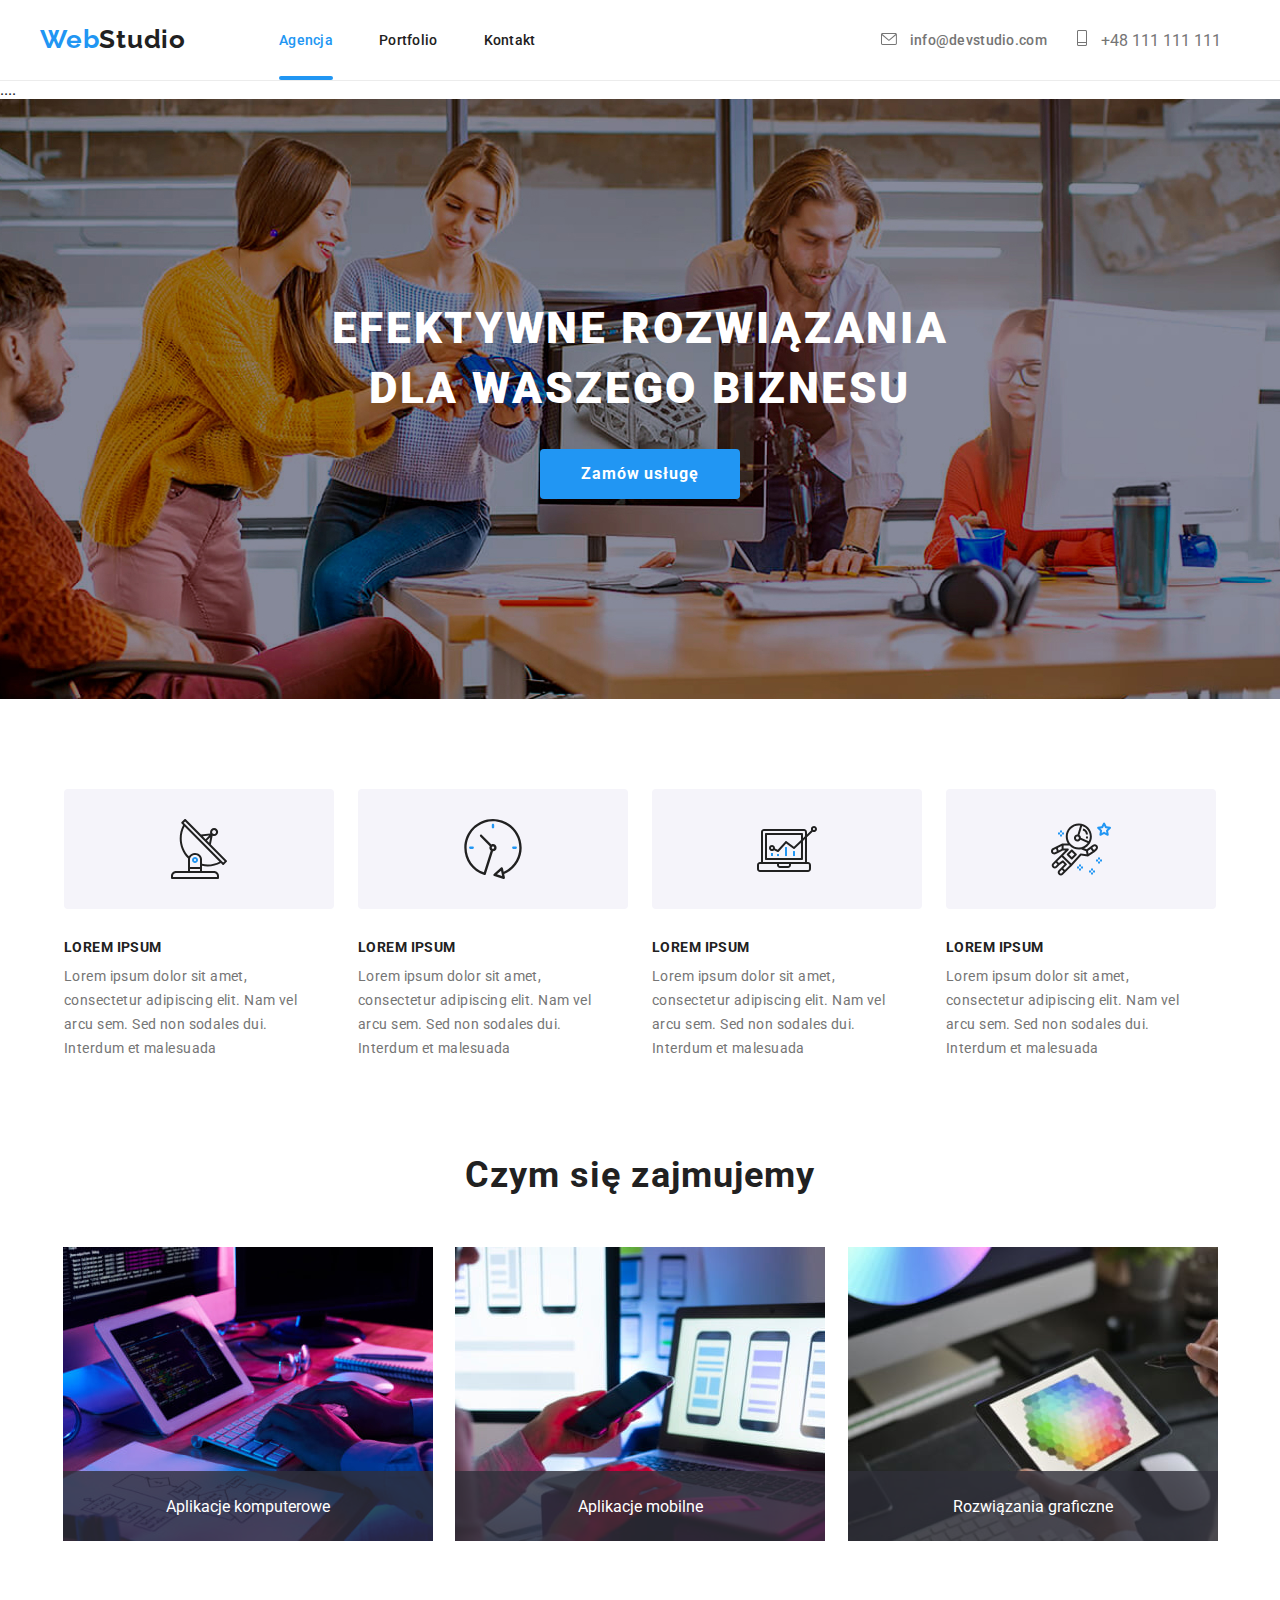
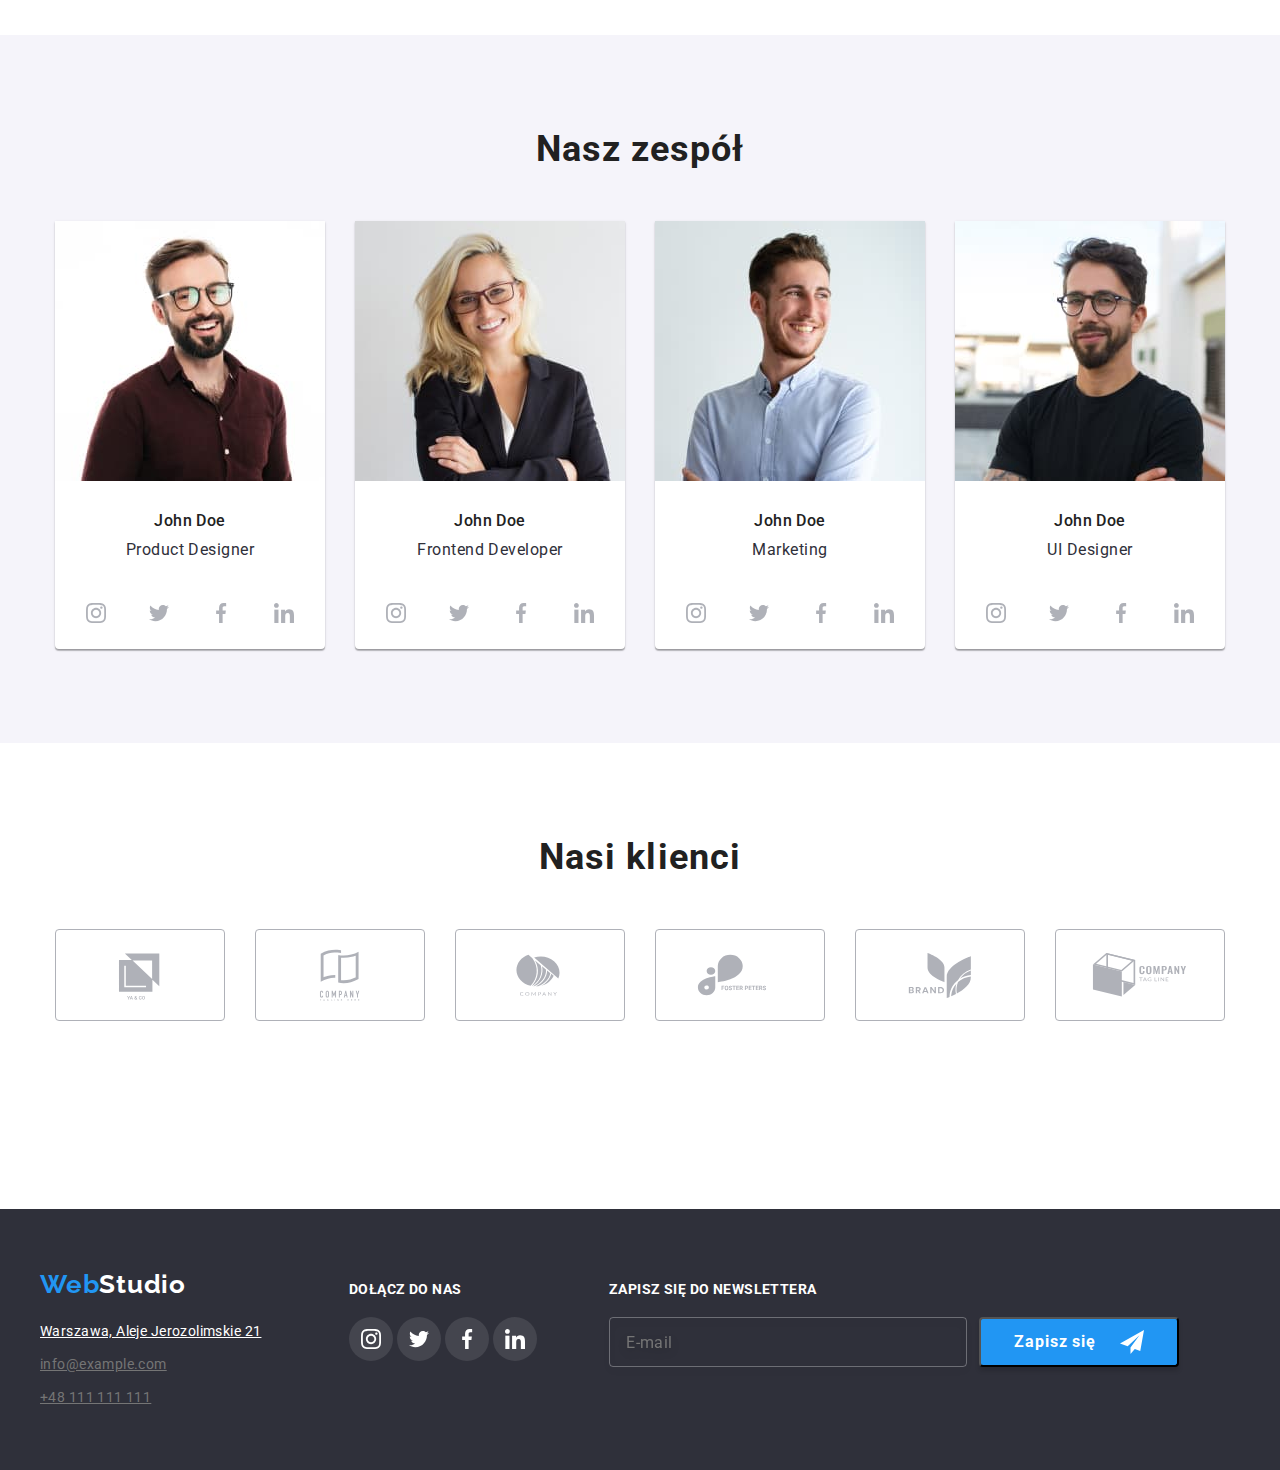
<file: index.html>
<!DOCTYPE html>
<html lang="en">
<head>
    <meta charset="UTF-8">
    <meta http-equiv="X-UA-Compatible" content="IE=edge">
    <meta name="viewport" content="width=device-width, initial-scale=1.0">
    <link rel="stylesheet" href="https://cdnjs.cloudflare.com/ajax/libs/modern-normalize/1.0.0/modern-normalize.min.css"/>
    <link rel="stylesheet" href="./css/style.css">
    <link rel="preconnect" href="https://fonts.googleapis.com">
<link rel="preconnect" href="https://fonts.gstatic.com" crossorigin>
<link href="https://fonts.googleapis.com/css2?family=Raleway:wght@700&family=Roboto:wght@400;500;700;900&display=swap" rel="stylesheet">
    <title>EFEKTYWNE ROZWIĄZANIA DLA WASZEGO BIZNESU</title>
</head>
<body>
    <header class="header">
      <div class="container">
        <a class="navigation-logo" href="./index.html">Web<span class="header-logo">Studio</span></a>
       <nav class="navigation">
           <ul class="nav-list list">
               <li class="nav-link">
                   <a class="nav-link-item-a link hover-transition" href="index.html">Agencja</a>
                </li>
               <li class="nav-link">
                   <a class="nav-link-item link hover-transition" href="portfolio.html">Portfolio</a>
                </li>
               <li class="nav-link">
                   <a class="nav-link-item link hover-transition" href="#">Kontakt</a>
                </li>
           </ul>
       </nav> 
       <p class="icon-mail">
        <a class="mail-address link hover-transition" href="info@devstudio.com">
              <svg class="icon" width="16px" height="12px">
               <use href="./Images/icon.svg#icon-envelope"></use>
           </svg>
            info@devstudio.com
        </a>
        </p>
        <p class="icon-phone">
        <a class="phone-number link hover-transition" href="tel:+48111111111">
            <svg class="icon" width="10px" height="16px">
                <use href="./Images/icon.svg#icon-Vector"></use>
            </svg>
            +48 111 111 111</a>
        </p>
      </div>
    </header>....


    <!--HERO -->


<main>
    <section>
<div class="main-section">
    <h1 class="main-text">EFEKTYWNE ROZWIĄZANIA DLA WASZEGO BIZNESU </h1>
    <button class="main-button" type="button" data-modal-open>Zamów usługę</button>
    <div class="backdrop is-hidden" data-modal>
        <div class="modal">
            <button class="close-btn" type="button" data-modal-close>
                <svg class="btn-icon" width="18px" height="18px">
                    <use href="./Images/icon.svg#icon-close-black-18dp-2-1"></use>
                </svg>
            </button>
    <form class="modal-registration">
        <h3 class="modal-title">Zostaw swoje dane w formularzu poniżej</h3>
        <label class="modal-input">
            Imię
            <span class="modal-label">    
            <input class="modal-content" type="text" name="username"/>
            <svg class="modal-icon" width="18px" height="18px">
                <use href="./Images/icon.svg#icon-person-black-18dp-1"></use>
            </svg>
            </span>
        </label>
        <label class="modal-input">
            Telefon
            <span class="modal-label">
            <input class="modal-content" type="tel" name="phone_number"/>
            <svg class="modal-icon" width="18px" height="18px">
                <use href="./Images/icon.svg#icon-phone-black-18dp-1"></use>
            </svg>
            </span>
        </label>
        <label class="modal-input">
            Email
            <span class="modal-label">
            <input class="modal-content" type="email" name="email">
            <svg class="modal-icon" width="18px" height="18px">
                <use href="./Images/icon.svg#icon-email-black-18dp-1"></use>
            </svg>
            </span>
        </label>
        <label class="modal-input">
            Komentarz
            <textarea class="modal-comment" name="feedback" rows="5" placeholder="Wprowadź tekst"></textarea>
        </label>
        <form class="modal-form" action="#">
            <input id="user-policy" class="modal-form-policy visually-hidden " type="checkbox" name="policy" value="accept-policy" >
        <label for="user-policy" class="modal-form-policy-text">
            Oświadczam iż akceptuję
             <a href="#">Regulamin</a> 
             i
             <a href="#"> Politykę Prywatności.</a>
        </label>
        </form>
        <label class="modal-submit">
            <button class="order-btn" type="submit">Wyślij</button>
        </label>
        </div>
    </div>
</div>
<div class="container">
    <ul class="description-box">
        <li class="description-list">
            <p class="icon-box">
                <svg class="icon-lorem" width="60px" height="60px">
                    <use href="./Images/icon.svg#icon-antenna-1"></use>
                </svg>
            </p>
            <p class="description-name">LOREM IPSUM</p>
            <p class="description-text">Lorem ipsum dolor sit amet, consectetur adipiscing elit. Nam vel arcu sem. Sed non sodales dui. Interdum et malesuada</p>
        </li>
        <li class="description-list">
            <p class="icon-box">
                <svg class="icon-lorem" width="60px" height="60px">
                    <use href="./Images/icon.svg#icon-clock-1"></use>
                </svg>
            </p>
            <p class="description-name">LOREM IPSUM</p>
            <p class="description-text">Lorem ipsum dolor sit amet, consectetur adipiscing elit. Nam vel arcu sem. Sed non sodales dui. Interdum et malesuada</p>
        </li>
        <li class="description-list">
            <p class="icon-box">
                <svg class="icon-lorem" width="60px" height="60px">
                    <use href="./Images/icon.svg#icon-diagram-1"></use>
                </svg>
            </p>
            <p class="description-name">LOREM IPSUM</p>
            <p class="description-text">Lorem ipsum dolor sit amet, consectetur adipiscing elit. Nam vel arcu sem. Sed non sodales dui. Interdum et malesuada</p>
        </li >
        <li class="description-list">
            <p class="icon-box">
                <svg class="icon-lorem" width="60px" height="60px">
                    <use href="./Images/icon.svg#icon-astronaut-1"></use>
                </svg>
            </p>
            <p class="description-name">LOREM IPSUM</p>
            <p class="description-text">Lorem ipsum dolor sit amet, consectetur adipiscing elit. Nam vel arcu sem. Sed non sodales dui. Interdum et malesuada</p>
        </li>
    </ul>
</div>
</section>


<!-- Czym się zajmujemy -->


<section class="section">
    <div class="what-we-do">
    <h2 class="second-heading">Czym się zajmujemy</h2>
    </div>
    <div class="container">
       <ul class="company-work">
           <li class="company-work-list">
               <img class="company-work-img" src="Images/WhatWeDo1.jpg.jpg" alt="Osoba pisze kod" width="370" height="294">
                   <p class="layer">Aplikacje komputerowe</p>
            </li>
           <li class="company-work-list">
               <img class="company-work-img" src="Images/WhatWeDo2.jpg.jpg" alt="Osoba porównuje smartwona z projektem" width="370" height="294">
                   <p class="layer">Aplikacje mobilne</p>
            </li>
           <li class="company-work-list">
               <img class="company-work-img" src="Images/WhatWeDo3.jpg.jpg" alt="Osoba wybiera kolor z palety na tablecie" width="370" height="294">
                   <p class="layer">Rozwiązania graficzne</p>
            </li>
       </ul>
    </div>
</section>


<!-- Nasz zespół -->

<section class="section-gallery">
    <div class="container">
<h2 class="second-heading">Nasz zespół</h2>
<ul class="gallery">
    <li class="gallery-list">
        <img class="gallery-photo" src="Images/img.jpg" alt="John Doe Product Designer" width="260" height="270">
        <h3 class="crew-name">John Doe</h3>
        <p class="member-stand">Product Designer</p>
        <ul class="media">
            <li class="media-list-icon">
                <a href="#" class="media-link hover-transition">
                    <svg class="media-icon" width="20px" height="20px">
                        <use href="./Images/icon.svg#icon-instagram-2"></use>
                    </svg>
                </a>
            </li>
            <li class="media-list-icon">
                <a href="#" class="media-link hover-transition">
                    <svg class="media-icon" width="20px" height="20px">
                        <use href="./Images/icon.svg#icon-twitter-1"></use>
                    </svg>
                </a>
            </li>
            <li class="media-list-icon">
                <a href="#" class="media-link hover-transition">
                    <svg class="media-icon" width="20px" height="20px">
                        <use href="./Images/icon.svg#icon-facebook-1"></use>
                    </svg>
                </a>
            </li>
            <li class="media-list-icon">
                <a href="#" class="media-link hover-transition">
                    <svg class="media-icon" width="20px" height="20px">
                        <use href="./Images/icon.svg#icon-linkedin-1"></use>
                    </svg>
                </a>
            </li>
        </ul>
    </li>
    <li class="gallery-list">
        <img class="gallery-photo" src="Images/img-1.jpg" alt="John Doe Frontend Developer" width="260" height="270">
        <h3 class="crew-name">John Doe</h3>
        <p class="member-stand">Frontend Developer</p>
        <ul class="media">
            <li class="media-list-icon">
                <a href="#" class="media-link hover-transition">
                    <svg class="media-icon" width="20px" height="20px">
                        <use href="./Images/icon.svg#icon-instagram-2"></use>
                    </svg>
                </a>
            </li>
            <li class="media-list-icon">
                <a href="#" class="media-link hover-transition">
                    <svg class="media-icon" width="20px" height="20px">
                        <use href="./Images/icon.svg#icon-twitter-1"></use>
                    </svg>
                </a>
            </li>
            <li class="media-list-icon">
                <a href="#" class="media-link hover-transition">
                    <svg class="media-icon" width="20px" height="20px">
                        <use href="./Images/icon.svg#icon-facebook-1"></use>
                    </svg>
                </a>
            </li>
            <li class="media-list-icon">
                <a href="#" class="media-link hover-transition">
                    <svg class="media-icon" width="20px" height="20px">
                        <use href="./Images/icon.svg#icon-linkedin-1"></use>
                    </svg>
                </a>
            </li>
        </ul>
    </li>
    <li class="gallery-list">
        <img class="gallery-photo" src="Images/img-2.jpg" alt="John Doe Marketing" width="260" height="270">
        <h3 class="crew-name">John Doe</h3>
        <p class="member-stand">Marketing</p>
        <ul class="media">
            <li class="media-list-icon">
                <a href="#" class="media-link hover-transition">
                    <svg class="media-icon" width="20px" height="20px">
                        <use href="./Images/icon.svg#icon-instagram-2"></use>
                    </svg>
                </a>
            </li>
            <li class="media-list-icon">
                <a href="#" class="media-link hover-transition">
                    <svg class="media-icon" width="20px" height="20px">
                        <use href="./Images/icon.svg#icon-twitter-1"></use>
                    </svg>
                </a>
            </li>
            <li class="media-list-icon">
                <a href="#" class="media-link hover-transition">
                    <svg class="media-icon" width="20px" height="20px">
                        <use href="./Images/icon.svg#icon-facebook-1"></use>
                    </svg>
                </a>
            </li>
            <li class="media-list-icon">
                <a href="#" class="media-link hover-transition">
                    <svg class="media-icon" width="20px" height="20px">
                        <use href="./Images/icon.svg#icon-linkedin-1"></use>
                    </svg>
                </a>
            </li>
        </ul>
    </li>
    <li class="gallery-list">
        <img class="gallery-photo" src="Images/img-3.jpg" alt="John Doe UI Designer" width="260" height="270">
        <h3 class="crew-name">John Doe</h3>
        <p class="member-stand">UI Designer</p>
       <ul class="media">
            <li class="media-list-icon">
                <a href="#" class="media-link hover-transition">
                    <svg class="media-icon" width="20px" height="20px">
                        <use href="./Images/icon.svg#icon-instagram-2"></use>
                    </svg>
                </a>
            </li>
            <li class="media-list-icon">
                <a href="#" class="media-link hover-transition">
                    <svg class="media-icon" width="20px" height="20px">
                        <use href="./Images/icon.svg#icon-twitter-1"></use>
                    </svg>
                </a>
            </li>
            <li class="media-list-icon">
                <a href="#" class="media-link hover-transition">
                    <svg class="media-icon" width="20px" height="20px">
                        <use href="./Images/icon.svg#icon-facebook-1"></use>
                    </svg>
                </a>
            </li>
            <li class="media-list-icon">
                <a href="#" class="media-link hover-transition">
                    <svg class="media-icon" width="20px" height="20px">
                        <use href="./Images/icon.svg#icon-linkedin-1"></use>
                    </svg>
                </a>
            </li>
        </ul>
</ul>
    </div>
</section>

<section class="clients section">
    <div class="container">
        <h2 class="second-heading">Nasi klienci</h2>
        <ul class="clients">
            <li class="client-list">
                <a class="client-link hover-transition" href="#">
                    <svg class="client-logo" width="106px" height="60px" >
                        <use href="./Images/icon.svg#icon-Logo"></use>
                    </svg>
                </a>
            </li>
            <li class="client-list">
                <a class="client-link hover-transition" href="#">
                    <svg class="client-logo" width="106px" height="60px" >
                        <use href="./Images/icon.svg#icon-Logo-1"></use>
                    </svg>
                </a>
            </li>
            <li class="client-list">
                <a class="client-link hover-transition" href="#">
                    <svg class="client-logo" width="106px" height="60px" >
                        <use href="./Images/icon.svg#icon-Logo-2"></use>
                    </svg>
                </a>
            </li>
            <li class="client-list">
                <a class="client-link hover-transition" href="#">
                    <svg class="client-logo" width="106px" height="60px" >
                        <use href="./Images/icon.svg#icon-Logo-3"></use>
                    </svg>
                </a>
            </li>
            <li class="client-list">
                <a class="client-link hover-transition" href="#">
                    <svg class="client-logo" width="106px" height="60px" >
                        <use href="./Images/icon.svg#icon-Logo-4"></use>
                    </svg>
                </a>
            </li>
            <li class="client-list">
                <a class="client-link hover-transition" href="#">
                    <svg class="client-logo" width="106px" height="60px" >
                        <use href="./Images/icon.svg#icon-Logo-5"></use>
                    </svg>
                </a>
            </li>
        </ul>
    </div>
</section>
</main>
<footer class="contact-box">
    <div class="container">
        <div class="display-box">
    <section class="section-footer">
    <h3 class="footer-heading">
        <a class="navigation-logo" href="./index.html">Web<span class="footer-logo">Studio</span></a>
    </h3>
    <address>
        <ul class="contact-list">
            <li class="contact-list-item">
                <a class="map-link hover-transition" href="https://goo.gl/maps/KTg1pb1Rxh6M7XKi7" target="blank"> Warszawa, Aleje Jerozolimskie 21</a></li>
            <li class="contact-list-item">
                <a class="contact-link hover-transition" href="mailto:info@example.com">info@example.com</a></li>
            <li class="contact-list-item">
                <a class="contact-link hover-transition" href="tel:+48111111111">+48 111 111 111</a></li>
        </ul>
    </address>
    </section>
    <div class="media-footer">
    <h3 class="header-footer">Dołącz do nas</h3>
    <ul>
        <li class="list-footer">
            <a href="" class="link-footer_icon hover-transition">
                <svg class="icon-footer" width="20px" height="20px">
                    <use href="./Images/icon.svg#icon-instagram-2"></use>
                </svg>
            </a>
        </li>
        <li class="list-footer">
            <a href="" class="link-footer_icon hover-transition">
                <svg class="icon-footer" width="20px" height="20px">
                    <use href="./Images/icon.svg#icon-twitter-1"></use>
                </svg>
            </a>
        </li>
        <li class="list-footer">
            <a href="" class="link-footer_icon hover-transition">
                <svg class="icon-footer" width="20px" height="20px">
                    <use href="./Images/icon.svg#icon-facebook-1"></use>
                </svg>
            </a>
        </li>
        <li class="list-footer">
            <a href="" class="link-footer_icon hover-transition">
                <svg class="icon-footer" width="20px" height="20px">
                    <use href="./Images/icon.svg#icon-linkedin-1"></use>
                </svg>
            </a>
        </li>
    </ul>
    </div>
    <form class="newsletter">
    <label class="title-newsletter">
    Zapisz się do newslettera
        <input class="email-newsletter" type="email" name="email" placeholder="E-mail" />
    </label>
        <button class="btn-newsletter" type="button">
            Zapisz się
            <svg class="icon-send" width="24px" height="24px">
                    <use href="./Images/icon.svg#icon-icon-send"></use>
                </svg>
        </button>
    </form>
    </div>
    </div>
</footer>
<script src="./js/modal.js"></script>
</body>
</html>
</file>
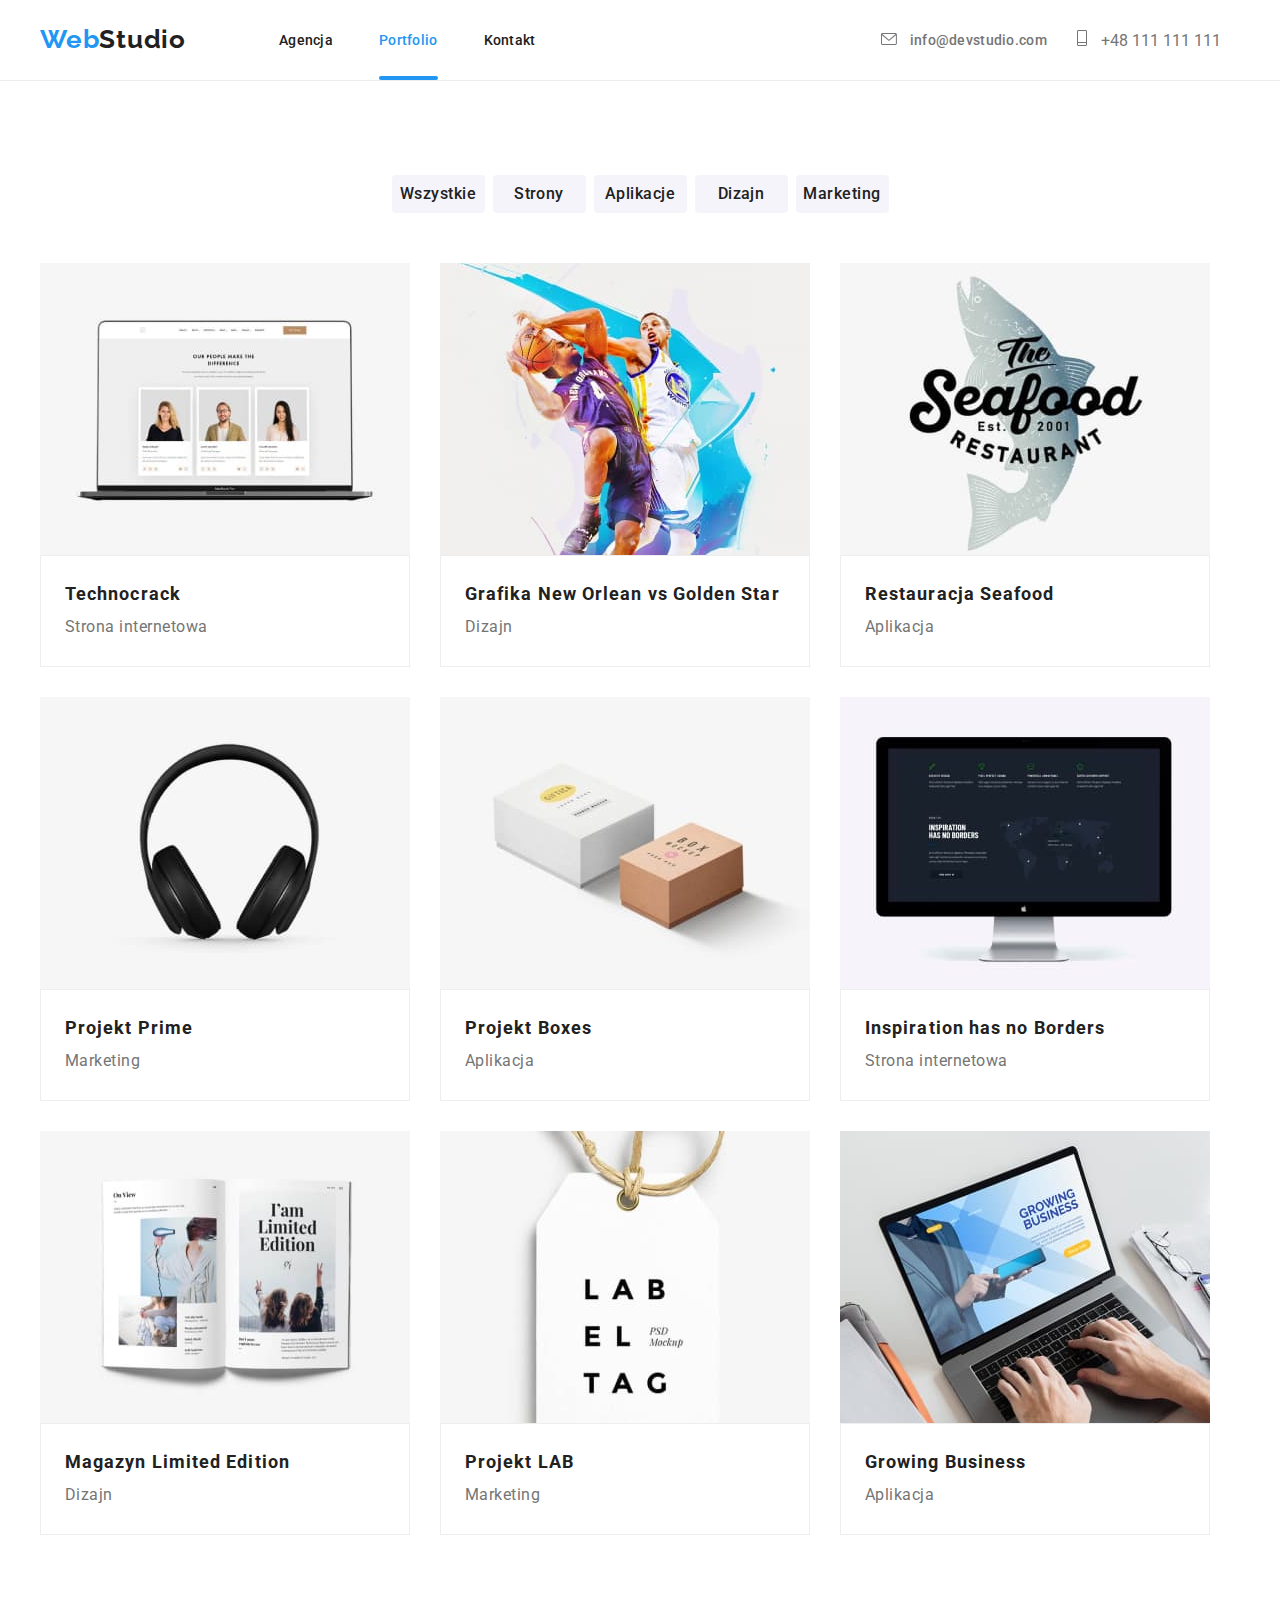
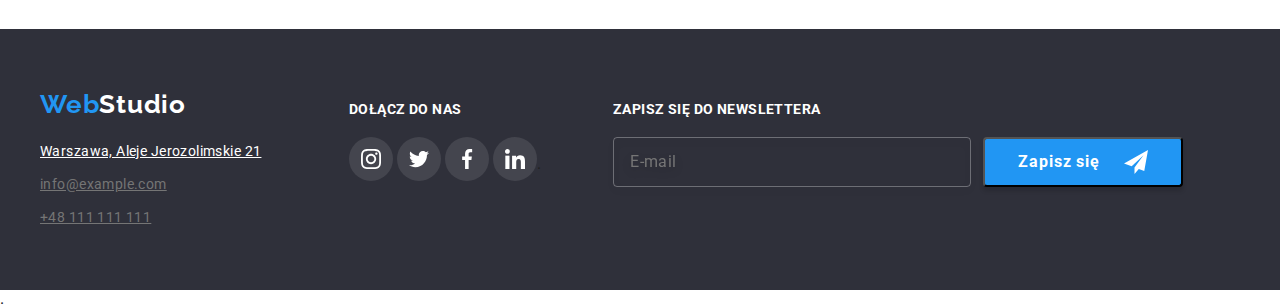
<file: portfolio.html>
<!DOCTYPE html>
<html lang="en">
<head>
    <meta charset="UTF-8">
    <meta http-equiv="X-UA-Compatible" content="IE=edge">
    <meta name="viewport" content="width=device-width, initial-scale=1.0">
    <link rel="stylesheet" href="https://cdnjs.cloudflare.com/ajax/libs/modern-normalize/1.0.0/modern-normalize.min.css"/>
    <link rel="stylesheet" href="./css/style.css">
    <link rel="preconnect" href="https://fonts.googleapis.com">
<link rel="preconnect" href="https://fonts.gstatic.com" crossorigin>
<link href="https://fonts.googleapis.com/css2?family=Raleway:wght@700&family=Roboto:wght@400;500;700;900&display=swap" rel="stylesheet">
    <title>Portfolio</title>
</head>
<body>
     <header class="header">
      <div class="container">
        <a class="navigation-logo" href="./index.html">Web<span class="header-logo">Studio</span></a>
       <nav class="navigation">
           <ul class="nav-list list">
               <li class="nav-link">
                   <a class="nav-link-item link hover-transition hover-transition" href="index.html">Agencja</a>
                </li>
               <li class="nav-link">
                   <a class="nav-link-item-p link hover-transition hover-transition" href="portfolio.html">Portfolio</a>
                </li>
               <li class="nav-link">
                   <a class="nav-link-item link hover-transition hover-transition" href="#">Kontakt</a>
                </li>
           </ul>
       </nav> 
       <p class="icon-mail">
        <a class="mail-address link hover-transition" href="info@devstudio.com">
              <svg class="icon" width="16px" height="12px">
               <use href="./Images/icon.svg#icon-envelope"></use>
           </svg>
            info@devstudio.com
        </a>
        </p>
        <p class="icon-phone">
        <a class="phone-number link hover-transition" href="tel:+48111111111">
            <svg class="icon" width="10px" height="16px">
                <use href="./Images/icon.svg#icon-Vector"></use>
            </svg>
            +48 111 111 111</a>
        </p>
      </div>
    </header>
    <main>
        <div class="container">
        <section class="portfolio-buttons">
             <h4 hidden class="box">Ten element ma być niewidoczny</h4>
        <ul class="btn-box">
            <li class="button-list">
                <button class="btn-item hover-transition" type="button">Wszystkie</button>
            <li class="button-list">
                <button class="btn-item hover-transition" type="button">Strony</button>
            <li class="button-list">
                <button class="btn-item hover-transition" type="button">Aplikacje</button>
            <li class="button-list">
                <button class="btn-item hover-transition" type="button">Dizajn</button>
            <li class="button-list">
                <button class="btn-item hover-transition" type="button">Marketing</button>
        </ul>
        </section>
        </div>
        <div class="container">
        <section class="section-img">
          <h4 hidden class="box">Ten element ma być niewidoczny</h4>
            <ul class="img-box">
                <li class="img-list">
                    <img class="photo-item" src="Images/img-9.jpg" alt="Strona na komputerze" width="370" height="294">
                    <div class="overlay">
                    <p class="text-photo">Technocrack jest popularną platformą wykorzystywaną do rozpowszechniania koronawirusa. Firmy wykorzystują tę platformę do celów szpiegowskich i ataków na niezabezpieczone serwery konkurencji</p>
                    </div>
                    <div class="text-border">
                    <p class="img-name">Technocrack</p>
                    <p class="function">Strona internetowa</p>
                    </div>
                </li>
                <li class="img-list">
                    <img class="photo-item" src="Images/img-10.jpg" alt="Grafika przedstawiająca koszykarzy" width="370" height="294">
                <div class="overlay">    
                    <p class="text-photo">Technocrack jest popularną platformą wykorzystywaną do rozpowszechniania koronawirusa. Firmy wykorzystują tę platformę do celów szpiegowskich i ataków na niezabezpieczone serwery konkurencji</p>
                    </div>
                    <div class="text-border">
                    <p class="img-name">Grafika New Orlean vs Golden Star</p>
                    <p class="function">Dizajn</p>
                    </div>
                </li>
                <li class="img-list">
                    <img class="photo-item" src="Images/img-11.jpg" alt="Logo restauracji" width="370" height="294">
                    <div class="overlay">
                    <p class="text-photo">Technocrack jest popularną platformą wykorzystywaną do rozpowszechniania koronawirusa. Firmy wykorzystują tę platformę do celów szpiegowskich i ataków na niezabezpieczone serwery konkurencji</p>
                    </div>
                    <div class="text-border">
                    <p class="img-name">Restauracja Seafood</p>
                    <p class="function">Aplikacja</p>
                    </div>
                </li>
                <li class="img-list">
                    <img class="photo-item" src="Images/img-12.jpg" alt="Zdjęcie słuchawek" width="370" height="294">
                    <div class="overlay">
                    <p class="text-photo">Technocrack jest popularną platformą wykorzystywaną do rozpowszechniania koronawirusa. Firmy wykorzystują tę platformę do celów szpiegowskich i ataków na niezabezpieczone serwery konkurencji</p>
                     </div>
                    <div class="text-border">
                    <p class="img-name">Projekt Prime</p>
                    <p class="function">Marketing</p>
                    </div>
                </li>
                <li class="img-list">
                    <img class="photo-item" src="Images/img-4.jpg" alt="Dwa pudełka na zdjęciu" width="370" height="294">
                    <div class="overlay">
                    <p class="text-photo">Technocrack jest popularną platformą wykorzystywaną do rozpowszechniania koronawirusa. Firmy wykorzystują tę platformę do celów szpiegowskich i ataków na niezabezpieczone serwery konkurencji</p>
                     </div>
                    <div class="text-border">
                    <p class="img-name">Projekt Boxes</p>
                    <p class="function">Aplikacja</p>
                    </div>
                </li>
                <li class="img-list">
                    <img class="photo-item" src="Images/img-5.jpg" alt="Grafika przedstawiająca monitor" width="370" height="294">
                    <div class="overlay">
                    <p class="text-photo">Technocrack jest popularną platformą wykorzystywaną do rozpowszechniania koronawirusa. Firmy wykorzystują tę platformę do celów szpiegowskich i ataków na niezabezpieczone serwery konkurencji</p>
                     </div>
                    <div class="text-border">
                    <p class="img-name">Inspiration has no Borders</p>
                    <p class="function">Strona internetowa</p>
                    </div>
                </li>
                <li class="img-list">
                    <img class="photo-item" src="Images/img-6.jpg" alt="Zdjęcie czasopisma" width="370" height="294">
                    <div class="overlay">
                    <p class="text-photo">Technocrack jest popularną platformą wykorzystywaną do rozpowszechniania koronawirusa. Firmy wykorzystują tę platformę do celów szpiegowskich i ataków na niezabezpieczone serwery konkurencji</p>
                     </div>
                    <div class="text-border">
                    <p class="img-name">Magazyn Limited Edition</p>
                    <p class="function">Dizajn</p>
                    </div>
                </li>
                <li class="img-list">
                    <img class="photo-item" src="Images/img-7.jpg" alt="Zdjęcie metki" width="370" height="294">
                    <div class="overlay">
                    <p class="text-photo">Technocrack jest popularną platformą wykorzystywaną do rozpowszechniania koronawirusa. Firmy wykorzystują tę platformę do celów szpiegowskich i ataków na niezabezpieczone serwery konkurencji</p>
                     </div>
                    <div class="text-border">
                    <p class="img-name">Projekt LAB</p>
                    <p class="function">Marketing</p>
                    </div>
                </li>
                <li class="img-list">
                    <img class="photo-item" src="Images/img-8.jpg" alt="Osoba przeglada strone" width="370" height="294">
                    <div class="overlay">
                    <p class="text-photo">Technocrack jest popularną platformą wykorzystywaną do rozpowszechniania koronawirusa. Firmy wykorzystują tę platformę do celów szpiegowskich i ataków na niezabezpieczone serwery konkurencji</p>
                     </div>
                    <div class="text-border">
                    <p class="img-name">Growing Business</p>
                    <p class="function">Aplikacja</p>
                    </div>
                </li>
            </ul>
        </section>
        </div>
    </main>
    <footer class="contact-box">
    <div class="container">
        <div class="display-box">
    <section class="section-footer">
    <h3 class="footer-heading">
        <a class="navigation-logo" href="./index.html">Web<span class="footer-logo">Studio</span></a>
    </h3>
    <address>
        <ul class="contact-list">
            <li class="contact-list-item">
                <a class="map-link hover-transition" href="https://goo.gl/maps/KTg1pb1Rxh6M7XKi7" target="blank"> Warszawa, Aleje Jerozolimskie 21</a></li>
            <li class="contact-list-item">
                <a class="contact-link hover-transition" href="mailto:info@example.com">info@example.com</a></li>
            <li class="contact-list-item">
                <a class="contact-link hover-transition" href="tel:+48111111111">+48 111 111 111</a></li>
        </ul>
    </address>
    </section>
    <ul class="media-footer">
        <h3 class="header-footer">Dołącz do nas</h3>
        <li class="list-footer">
            <a href="" class="link-footer_icon hover-transition">
                <svg class="icon-footer" width="20px" height="20px">
                    <use href="./Images/icon.svg#icon-instagram-2"></use>
                </svg>
            </a>
        </li>
        <li class="list-footer">
            <a href="" class="link-footer_icon hover-transition">
                <svg class="icon-footer" width="20px" height="20px">
                    <use href="./Images/icon.svg#icon-twitter-1"></use>
                </svg>
            </a>
        </li>
        <li class="list-footer">
            <a href="" class="link-footer_icon hover-transition">
                <svg class="icon-footer" width="20px" height="20px">
                    <use href="./Images/icon.svg#icon-facebook-1"></use>
                </svg>
            </a>
        </li>
        <li class="list-footer">
            <a href="" class="link-footer_icon hover-transition">
                <svg class="icon-footer" width="20px" height="20px">
                    <use href="./Images/icon.svg#icon-linkedin-1"></use>
                </svg>
            </a>
        </li>.
    </ul>
    <form class="newsletter">
    <label class="title-newsletter">
    Zapisz się do newslettera
        <input class="email-newsletter" type="email" name="email" placeholder="E-mail" />
    </label>
        <button class="btn-newsletter" type="button">
            Zapisz się
            <svg class="icon-send" width="24px" height="24px">
                    <use href="./Images/icon.svg#icon-icon-send"></use>
                </svg>
        </button>
    </form>
    </div>
    </div>
</footer>
</body>
</html>.
</file>
<file: css/style.css>
:root {
    --main-font: 'Roboto', sans-serif;
    --secondary-font: font-family: 'Raleway', sans-serif;
   --main-color: #2196F3;
   --black-color:#212121;
   --white-color:#FFFFFF;
   --address-color:#757575;
   --description-color:#2F303A;
   --crew-background: #F5F4FA;
   --icon-color:#AFB1B8;
   --border-clients:#AFB1B8;
   --media-bgr-footer:rgba(255, 255, 255, 0.1);
   --hover-portfolio: rgba(33, 150, 243, 0.9);
}
 
body {
font-family: var(--main-font);
color:var(--black-color);
}

h1,
h2,
h3,
h4,
h5,
h6,
ul,
p {
    margin: 0;
    padding: 0;
}



/* ============ COMPONENTS =========== */
.header-logo {
    color: var(--black-color);
}
.footer-logo {
    color: var(--white-color);
}

/* ============ END COMPONENTS =========== */

/* ============ HEADER =========== */

.container {
    width: 1200px;
    margin: 0 auto;
}

.header {
    border-bottom: 1px solid #ECECEC;
}

.main-text {
display: block;
text-align: center;
width: 696px;
height: 120px;


}

img {
    display: block;
}

.list {
    list-style: none;
}
.link {
    text-decoration: none;
}

.header .container {
    display: flex;
    align-items: center;
}


.navigation {
    display: flex;
}

.nav-link:not(:last-child) {
    display: block;
    margin-right: 46px;
}

.nav-list {
    display:flex;
    align-items: center;
}



.main-section {
    padding: 200px 0 200px 0;
    flex-direction:column;
    display: flex;
    align-items: center;
    height: 600px;
    background-image:url(../Images/Img-background.jpg);
    background-repeat: no-repeat;
    background-size: 1600px;
    background-position: center;
}

.main-text {
    margin-bottom: 30px;
    font-size: 44px;
    display: block;
    align-items: center;
}

.main-button  {
    display: block;
    width: 200px;
    height: 50px;
    margin: 0 auto;
    align-items: center;
    text-align: center;
    border-style: none;
    border-radius: 4px;
}

.description {
    display: block;

}

.company-work{
    display: flex;
    justify-content: space-evenly;
}

.company-work-list {
    position: relative;
    overflow: hidden;
    list-style-type: none;
    
}

.company-work-img {
    width: 370px;
    height: 294px;
    
}

.layer {
    position: absolute;
    width: 370px;
    height: 70px;
    text-align: center;
    color: var(--white-color);
    background: rgba(47, 48, 58, 0.8);
    bottom: 0;
    padding: 27px;
}

.section {
    padding: 94px 0px;
   
}

.second-heading {
    margin-bottom: 50px;
}

.what-we-do{
     text-align: center;
}

.section-gallery {
     padding: 94px 0px;
    background-color:var(--crew-background);
    display:block
}


.gallery {
    display: flex;
    justify-content: center;
}

.gallery-list {
    display: block;
    background-color: var(--white-color);
    list-style-type:none;
    box-shadow: 0px 1px 3px rgba(0, 0, 0, 0.12),
 0px 1px 1px rgba(0, 0, 0, 0.14),
  0px 2px 1px rgba(0, 0, 0, 0.2);
border-radius: 0px 0px 4px 4px;
    width: 270px;
    height: 428px
}

.gallery-list:not(:last-child) {
    margin-right:30px
}

.gallery-photo {
width: 270px;
height: 260px;
}

.section-footer {
    padding: 60px 0 60px;
}

.contact-list {
    list-style-type:none;
}

.contact-list-item:not(:last-child) {
    margin-bottom: 9px;
}

.footer-heading {
    margin-bottom: 20px;
}

.btn-box {
    display: flex;

}

.button-list {
    list-style-type: none;

}

.btn-box {
    justify-content: center;
    padding: 94px 0 50px;
}


.btn-item {
    width: 93px;
    height: 38px;
    border-radius: 4px;
    border: none;
}

.button-list:not(:last-child) {
    margin-right: 8px;
}

.section-img {
    display: flex;
}


.img-list:nth-child(n + 7) {
    margin: 0;
}


.img-list:hover,
.img-list:focus {
    box-shadow: 0px 1px 1px rgba(0, 0, 0, 0.12), 
    0px 4px 4px rgba(0, 0, 0, 0.06), 
    1px 4px 6px rgba(0, 0, 0, 0.16);
}

.img-list {
    position: relative;
    overflow: hidden;
    width: 370px;
    height: 404px;
    display: block;
    list-style-type: none;
    margin-bottom: 30px;
}

.img-list:hover .overlay {
  transform: translateY(0);
}

.overlay {
  position: absolute;
  display: flex;
  overflow: hidden;
  width: 370px;
height: 294px;
    background: var(--blue);
    transform: translateY(100%);
    transition: transform 250ms cubic-bezier(0.4, 0, 0.2, 1);
}


.text-photo {
    position: absolute;
    padding:49px 29px;
    letter-spacing: 0.03em;
    font-size:18px;
    line-height: 28px;
    background-color: var(--hover-portfolio);
    color: var(--white-color);
}

.photo-item {
    position: absolute;
    display: block;
    width: 370px;
    height: 294px;
}

.img-box {
    display: flex;
    flex-wrap: wrap;
}

.img-list:not(:last-child) {
    margin-right: 30px;
}

.text-border {
    position: absolute;
    bottom: 0;
    left: 0;
    background: #FFFFFF;
    width: 370px;
    padding: 20px 24px 24px;
    border: 1px solid #EEEEEE;
}


.img-name {
    width: 322px;
    height: 36px;
    padding-bottom: 4px;
}

.function {
    width: 322px;
    height: 30px;
}


.navigation-logo{
font-family: 'Raleway';
font-weight: 700;
font-size: 26px;
line-height: 1.192;
letter-spacing: 0.03em;
text-decoration: none;
color: var(--main-color);
margin-right: 93px;
padding: 24px 0px 25px;

}
.nav-link-item,
.mail-address {
    font-weight: 500;
    font-size: 14px;
    line-height: 1.142;
    letter-spacing: 0.02em;
    color: var(--black-color);
    
    
}

.phone-number,
.mail-address {
    color:var(--address-color);
    display: inline;
    align-items: center;
    
}

.nav-link-item:hover,
.nav-link-item:focus,
.nav-link-item-a:hover,
.nav-link-item-a:focus,
.mail-address:hover,
.mail-address:focus,
.phone-number:hover,
.phone-number:focus {
    color: var(--main-color);
}

.icon {
    margin-right: 10px;
}

.icon-mail,
.icon-phone {
    display: inline-flex;
    align-items: center;
    justify-content: center;
    fill:var(--address-color);
}

.icon-mail:hover,
.icon-mail:focus,
.icon-phone:hover,
.icon-phone:focus,
.icon:hover,
.icon:focus {
    fill: var(--main-color);
}

.icon-mail {
    margin-left: 345px;
}

.icon-phone {
    margin-left: 30px;
}


.nav-link-item-a,
.nav-link-item-p {
    display: block;
    font-weight: 500;
    font-size: 14px;
    line-height: 1.142;
    letter-spacing: 0.02em;
    color: var(--main-color);
    margin-top: 32px;
}

.nav-link-item-a::after,
.nav-link-item-p::after {
    display: block;
    content: "";
    width: 100%;
    height: 4px;
    background: #2196F3;
    border-radius: 2px;
    margin-top: 28px;
}

/* ============ END HEADER =========== */

/* ============ WHAT WE DO =========== */

.contact-box {
    margin-top: 94px;
    background-color:var(--description-color);
}

.display-box {
display: flex;

}
.main-text {
font-weight: 900;
font-size: 44px;
line-height: 1.363;
text-align: center;
letter-spacing: 0.06em;
text-transform: uppercase;
color: var(--white-color);
}

.main-button {
display: block;
font-weight: 700;
font-size: 16px;
line-height: 1.875;
letter-spacing: 0.06em;
background: var(--main-color);
color: var(--white-color);
cursor: pointer;
} 

.hover-transition {
    transition-duration: 250ms;
    transition-timing-function: cubic-bezier(0.4, 0, 0.2, 1);
}



.backdrop {
    position: fixed;
    width: 100%;
    height: 100%;
    left: 0;
    top: 0;
    background: rgba(0, 0, 0, 0.2);
    transition-duration: 250ms;
    transition-timing-function: cubic-bezier(0.4, 0, 0.2, 1);
    
}

.is-hidden {
    visibility: hidden;
    opacity: 0;
    pointer-events: none;
}

.modal {
    position: relative;
    width: 528px;
    min-height: 581px;
    left: 50%;
    top:50%;
    transform: translate(-50%,-50%);
    background: #FFFFFF;
    box-shadow: 0px 1px 3px rgba(0, 0, 0, 0.12), 0px 1px 1px rgba(0, 0, 0, 0.14), 0px 2px 1px rgba(0, 0, 0, 0.2);
    border-radius: 4px;
}


.close-btn {
    position: absolute;
    top: 8px;
    right: 8px;
    fill: var(--black-color);
    background-color: transparent;
    border: 1px solid rgba(0, 0, 0, 0.1);
    border-radius: 50%;
    width: 30px;
    height: 30px;
}

.btn-icon {
    position: absolute;
    transform: translate(-50%,-50%);
    fill: var(--black-color);
}

.close-btn:hover {
    cursor:pointer;
}

.modal-registration {
    display: flex;
  flex-direction: column;
}

.modal-title {
    font-weight: 700;
    font-size: 20px;
    line-height: 23px;
    text-align: center;
    letter-spacing: 0.03em;
    color: #212121;
    padding-top: 40px;
    margin-bottom: 12px;
}

.modal-input {
    margin-right: 40px;
    margin-bottom: 10px;
    margin-left: 40px;
    font-size: 12px;
    line-height: 14px;
    letter-spacing: 0.01em;
    color: #757575;
}

.modal-label {
    position: relative;
    display: block;
    margin-top: 4px;
}

.modal-content {
    width: 100%;
    height: 40px;
    border: 1px solid rgba(33, 33, 33, 0.2);
    border-radius: 4px;
    padding-left: 42px;
    transition: fill 250ms cubic-bezier(0.4, 0, 0.2, 1);
    outline: none;
}

.modal-icon {
    position: absolute;
    top: 50%;
    left: 12px;
    transform: translateY(-50%);
    fill:var(--black-color);
    transition: fill 250ms cubic-bezier(0.4, 0, 0.2, 1);
}

.modal-comment{
    outline: none;
    width: 100%;
    height: 120px;
    padding: 12px 16px;
    margin-top: 4px;
    border: 1px solid rgba(33, 33, 33, 0.2);
    border-radius: 4px;
    resize: none;
    transition: border-color 250ms cubic-bezier(0.4, 0, 0.2, 1);
}


.modal-form {
    display: flex;
    width: 100%;
    flex-direction: column;
}

.modal-form-policy-text {
    display:block;
    justify-content: center;
    align-items: center;
    margin-top: 20px;
    font-size: 14px;
    line-height: 24px;
    letter-spacing: 0.03em;
    color: var(--address-color);
    margin-left: auto;
    margin-right: auto;
}

.modal-form-policy-text > a {
    color: var(--main-color);
    cursor: pointer;
}

.modal-form-policy-text::before {
    display: inline-flex;
    content: "";
    width: 16px;
    height: 16px;
    border: 2px solid var(--black-color);
    border-radius: 2px;
    margin-right: 7px;
    cursor:pointer;
    transition-duration: 250ms;
    transition-timing-function: cubic-bezier(0.4, 0, 0.2, 1);
}

.modal-form-policy:checked + .modal-form-policy-text::before {
    background-color:var(--main-color);
    background-size: contain;
    background-image: url(../Images/check.svg);
    border: none;

}

/* ============ VISUALLY-HIDDEN =========== */


.visually-hidden {
    position: absolute;
    clip: rect(1px, 1px, 1px, 1px);
    padding: 0 !important;
    border: 0 !important;
    height: 1px !important;
    width: 1px !important;
    overflow: hidden;
}

/* ============ VISUALLY-HIDDEN =========== */

    
.order-btn {
    display: flex;
    align-items: center;
    justify-content: center;
    text-align: center;
    letter-spacing: 0.06em;
    width: 200px;
    height: 50px;
    background-color:var(--hover-portfolio);
    color: var(--white-color);
    font-weight: 700;
    font-size: 16px;
    line-height: 30px;
    box-shadow: 0px 4px 4px rgb(0 0 0 / 15%);
    border-radius: 4px;
    border-style: none;
    margin: 30px 164px 40px 164px;
}

.order-btn {
    transition-duration: 250ms;
    transition-timing-function: cubic-bezier(0.4, 0, 0.2, 1);
}

.order-btn:hover,
.order-btn:focus {
    box-shadow: 0px 3px 1px rgba(0, 0, 0, 0.1),
     0px 1px 2px rgba(0, 0, 0, 0.08),
     0px 2px 2px rgba(0, 0, 0, 0.12);
    cursor: pointer; }

.modal-content:focus,
.modal-comment:focus{
    border-color: #2196F3;
    outline: none;
  }

.modal-content:focus + .modal-icon {
    fill: var(--main-color);
}


.description-box {
    padding-top: 90px;
    justify-content: space-evenly;
    flex-basis: calc(100% / 4 -30px);
    display: flex;
}

.description-list {
    padding-right: 30px;
    list-style-type: none;
    width: 270px;
}

.icon-box {
    width: 270px;
    height: 120px;
    background-color: var(--background-team);
    border-radius: 4px;
    display: flex;
    align-items: center;
    justify-content: center;
    margin-bottom: 30px;
    background: var(--crew-background);
}


.description-name {
    margin-bottom: 10px;
}

.description-name{
font-weight: 700;
font-size: 14px;
line-height: 1.142;
letter-spacing: 0.03em;
text-transform: uppercase;
color:var(--black-color);
}
.description-text{
display: block;
font-weight: 400;
font-size: 14px;
line-height: 1.714;
letter-spacing: 0.03em;
color: var(--address-color);
}

.second-heading {
font-weight: 700;
font-size: 36px;
line-height: 1.166;
text-align: center;
letter-spacing: 0.03em;
color:var(--black-color);
}

/* ============ END WHAT WE DO =========== */

/* ============ CREW =========== */
.crew-name {
font-weight: 500;
font-size: 16px;
line-height: 1.187;
text-align: center;
letter-spacing: 0.03em;
padding-top: 30px;
color:var(--black-color);
}

.member-stand {
font-weight: 400;
font-size: 16px;
line-height: 1.187;
text-align: center;
letter-spacing: 0.03em;
padding: 10px 0 16px;
color: var(--description-color);
}

.media {
    display: flex;
    align-items: center;
    justify-content: space-evenly;
    padding-top: 16px;
}

.media-list-icon {
    display: flex;
    list-style-type: none;
}

.media-link {
    display: flex;
    width: 44px;
    height: 44px;
    border-radius: 50%;
    align-items: center;
    justify-content: center;
    fill:var(--icon-color);
    background-color: var(--white-color);
}

.media-link:hover,
.media-link:focus {
    fill:var(--white-color);
    background-color:var(--main-color)

}


.media-icon:hover {
    fill: var(--white-color);
}

/* ============ END CREW =========== */

/* ============ CLIENTS =========== */


.clients {
    justify-content: center;
    display: flex;
}

.client-list {
    display:flex;
    justify-content: center;
    border: 1px solid var(--border-clients);
    box-sizing: border-box;
    border-radius: 4px;
    width: 170px;
    height: 92px;
    list-style-type: none;
}

.client-list:not(:last-child) {
    margin-right: 30px;
}

.client-link {
    width: 170px;
    height: 92px;
    display: flex;
    fill:var(--icon-color);
    align-items: center;
    justify-content: center;
}

.client-logo {
    display: flex;
    align-items: center;
}

.client-list:hover,
.client-list:focus {
    border: 1px solid var(--main-color);
}

.client-logo:hover,
.client-logo:focus,
.client-link:hover, 
.client-link:focus {
    fill: var(--main-color);
}

/* ============ END CLIENTS =========== */

/* ============ CONTACT =========== */

.map-link {
font-style: normal;
font-weight: 400;
font-size: 14px;
line-height: 1.714;
letter-spacing: 0.03em;
color: var(--white-color);
}

.contact-link {
font-style: normal;
font-weight: 400;
font-size: 14px;
line-height: 1.714;
letter-spacing: 0.03em;
color:var(--address-color);
}

.map-link:hover,
.map-link:focus,
.contact-link:hover,
.contact-link:focus {
    color: var(--main-color);
}

.media-footer {
    display: block;
    text-align: center;
    justify-content: center;
    margin-left: 70px;
}

.header-footer {
    display: flex;
    font-weight: 700;
    font-size: 14px;
    line-height: 16px;
    letter-spacing: 0.03em;
    text-transform: uppercase;
    padding-bottom: 20px;
    color:var(--white-color);
    margin-top: 72px;
}

.list-footer {
    display: inline-block;
    list-style-type: none;
}


.link-footer_icon {
    display: flex;
    width: 44px;
    height: 44px;
    border-radius: 50%;
    align-items: center;
    justify-content: center;
    fill:var(--white-color);
    background-color: var(--media-bgr-footer);
}

.link-footer_icon:hover,
.link-footer_icon:focus {
    background-color:var(--main-color);
}

.icon-footer {
    display: flex;
}
/* ============ END CONTACT =========== */








/* ============ PORTFOLIO =========== */








/* ============ HEADER PORTFOLIO =========== */



.portfolio-link-item-P {
    color: var(--main-color);
}
.portfolio-link-item-P {
    font-style: normal;
    font-weight: 500;
    font-size: 14px;
    line-height: 1.142;
    letter-spacing: 0.02em;
}

.portfolio-link-item,
.portfolio-link-item {
    font-style: normal;
    font-weight: 500;
    font-size: 14px;
    line-height: 1.142;
    letter-spacing: 0.02em;
    color:var(--black-color);
}

.portfolio-link-item:focus,
.portfolio-link-item:hover,
.portfolio-link-item:focus, 
.portfolio-link-item:hover {
    color: var(--main-color);
}
/* ============ END HEADER PORTFOLIO =========== */

/* ============ MAIN PORTFOLIO =========== */
.btn-item {
font-family:var(--main-font) ;
font-weight: 500;
font-size: 16px;
line-height: 1.625;
text-align: center;
letter-spacing: 0.03em;
color: var(--black-color);
background:var(--crew-background);
padding: 0px;
}

.btn-item:hover,
.btn-item:focus {
background-color: var(--main-color);
cursor: pointer;
}

.img-name {
font-weight: 700;
font-size: 18px;
line-height: 2;
letter-spacing: 0.06em;
color:var(--black-color);

}

.function {
font-weight: 400;
font-size: 16px;
line-height: 1.875;
letter-spacing: 0.03em;
color:var(--address-color);
}
/* ============ END MAIN PORTFOLIO =========== */

/* ============ FOOTER PORTFOLIO =========== */

.newsletter {
    display:flex;
    padding-top: 72px;
}

.title-newsletter {

   display: flex;
   flex-direction: column;
    font-weight: 700;
    font-size: 14px;
    line-height: 16px;
    letter-spacing: 0.03em;
    text-transform: uppercase;
    padding-bottom: 20px;
    margin-left: 72px;
    color:var(--white-color);
}

.email-newsletter {
    margin-right: 12px;
    margin-top:20px;
    width: 358px;
    height: 50px;
    background-color: transparent;
    border: 1px solid rgba(255, 255, 255, 0.3);
    box-sizing: border-box;
    filter: drop-shadow(0px 4px 4px rgba(0, 0, 0, 0.15));
    border-radius: 4px;
    font-size: 16px;
line-height: 20px;
display: flex;
align-items: center;
letter-spacing: 0.03em;
padding-left: 16px;
color: rgba(255, 255, 255, 0.6);
}

.btn-newsletter {
    display: flex;
    justify-content: center;
    align-items: center;
    font-weight: 700;
    letter-spacing: 0.06em;
    margin-top:36px;
    width: 200px;
    height: 50px;
    background:var(--main-color);
    box-shadow: 0px 4px 4px rgba(0, 0, 0, 0.15);
border-radius: 4px;
    color: var(--white-color);
}

.icon-send {
fill: var(--white-color);
margin-left: 24px;
}

/* ============ END FOOTER PORTFOLIO =========== */

/* ============ END PORTFOLIO =========== */
</file>
